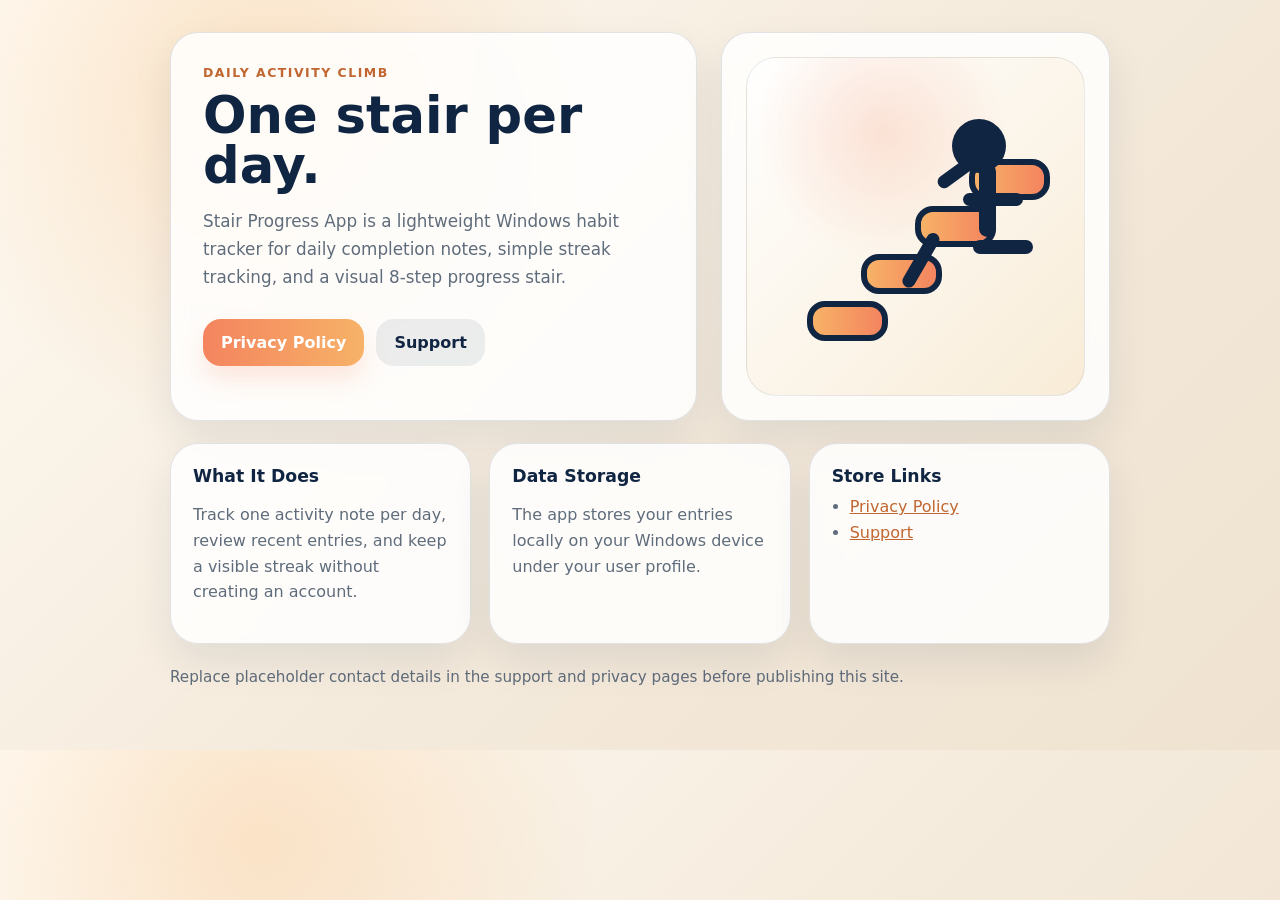
<file: site/index.html>
<!doctype html>
<html lang="en">
<head>
  <meta charset="utf-8">
  <meta name="viewport" content="width=device-width, initial-scale=1">
  <title>Stair Progress App</title>
  <style>
    :root {
      --ink: #102542;
      --muted: #5f6c7b;
      --accent: #c16630;
      --warm: #f4845f;
      --gold: #f7b267;
      --bg: #fffaf2;
      --panel: rgba(255, 255, 255, 0.84);
      --border: rgba(16, 37, 66, 0.12);
    }

    * {
      box-sizing: border-box;
    }

    body {
      margin: 0;
      font-family: "Segoe UI", system-ui, sans-serif;
      color: var(--ink);
      background:
        radial-gradient(circle at 20% 12%, rgba(247, 178, 103, 0.28), transparent 28%),
        linear-gradient(135deg, #fffaf2, #f4eadb 55%, #efe2d0);
    }

    .wrap {
      max-width: 980px;
      margin: 0 auto;
      padding: 32px 20px 64px;
    }

    .hero {
      display: grid;
      grid-template-columns: 1.15fr 0.85fr;
      gap: 24px;
      align-items: stretch;
    }

    .panel {
      background: var(--panel);
      border: 1px solid var(--border);
      border-radius: 28px;
      box-shadow: 0 18px 42px rgba(16, 37, 66, 0.09);
      backdrop-filter: blur(8px);
    }

    .hero-copy {
      padding: 32px;
    }

    .eyebrow {
      margin: 0 0 10px;
      color: var(--accent);
      font-size: 0.78rem;
      font-weight: 800;
      letter-spacing: 0.12em;
      text-transform: uppercase;
    }

    h1 {
      margin: 0;
      font-size: clamp(2.3rem, 4vw, 4.2rem);
      line-height: 0.98;
    }

    .lead {
      margin: 18px 0 0;
      font-size: 1.05rem;
      line-height: 1.65;
      color: var(--muted);
      max-width: 60ch;
    }

    .actions {
      display: flex;
      flex-wrap: wrap;
      gap: 12px;
      margin-top: 28px;
    }

    .button {
      display: inline-block;
      padding: 14px 18px;
      border-radius: 18px;
      text-decoration: none;
      font-weight: 800;
      color: white;
      background: linear-gradient(90deg, var(--warm), var(--gold));
      box-shadow: 0 14px 24px rgba(244, 132, 95, 0.18);
    }

    .button.secondary {
      color: var(--ink);
      background: rgba(16, 37, 66, 0.08);
      box-shadow: none;
    }

    .hero-art {
      min-height: 340px;
      padding: 24px;
      display: flex;
      align-items: center;
      justify-content: center;
    }

    .art-frame {
      width: 100%;
      max-width: 360px;
      aspect-ratio: 1;
      border-radius: 30px;
      background:
        radial-gradient(circle at 40% 22%, rgba(244, 132, 95, 0.20), transparent 38%),
        linear-gradient(135deg, rgba(255,255,255,0.94), rgba(248, 235, 213, 0.94));
      border: 1px solid rgba(16, 37, 66, 0.09);
      position: relative;
      overflow: hidden;
    }

    .step {
      position: absolute;
      border-radius: 18px;
      background: linear-gradient(90deg, #f7b267, #f4845f);
      border: 6px solid #102542;
    }

    .step.s1 { left: 18%; bottom: 16%; width: 24%; height: 12%; }
    .step.s2 { left: 34%; bottom: 30%; width: 24%; height: 12%; }
    .step.s3 { left: 50%; bottom: 44%; width: 24%; height: 12%; }
    .step.s4 { left: 66%; bottom: 58%; width: 24%; height: 12%; }

    .head {
      position: absolute;
      right: 23%;
      top: 18%;
      width: 16%;
      aspect-ratio: 1;
      border-radius: 50%;
      background: #102542;
    }

    .limb {
      position: absolute;
      background: #102542;
      border-radius: 999px;
      transform-origin: left center;
    }

    .body { right: 26%; top: 31%; width: 5%; height: 22%; }
    .arm1 { right: 25%; top: 36%; width: 18%; height: 4%; transform: rotate(-36deg); }
    .arm2 { right: 18%; top: 40%; width: 18%; height: 4%; transform: rotate(0deg); }
    .leg1 { right: 26%; top: 50%; width: 18%; height: 4%; transform: rotate(120deg); }
    .leg2 { right: 15%; top: 54%; width: 18%; height: 4%; transform: rotate(0deg); }

    .grid {
      display: grid;
      grid-template-columns: repeat(3, 1fr);
      gap: 18px;
      margin-top: 22px;
    }

    .card {
      padding: 22px;
    }

    .card h2 {
      margin: 0 0 8px;
      font-size: 1.08rem;
    }

    .card p, .card li {
      color: var(--muted);
      line-height: 1.6;
    }

    .card ul {
      margin: 0;
      padding-left: 18px;
    }

    footer {
      margin-top: 24px;
      color: var(--muted);
      font-size: 0.95rem;
    }

    a {
      color: var(--accent);
    }

    @media (max-width: 800px) {
      .hero,
      .grid {
        grid-template-columns: 1fr;
      }

      .hero-art {
        min-height: 280px;
      }
    }
  </style>
</head>
<body>
  <main class="wrap">
    <section class="hero">
      <div class="panel hero-copy">
        <p class="eyebrow">Daily Activity Climb</p>
        <h1>One stair per day.</h1>
        <p class="lead">Stair Progress App is a lightweight Windows habit tracker for daily completion notes, simple streak tracking, and a visual 8-step progress stair.</p>
        <div class="actions">
          <a class="button" href="./privacy-policy.html">Privacy Policy</a>
          <a class="button secondary" href="./support.html">Support</a>
        </div>
      </div>
      <div class="panel hero-art">
        <div class="art-frame" aria-hidden="true">
          <div class="step s1"></div>
          <div class="step s2"></div>
          <div class="step s3"></div>
          <div class="step s4"></div>
          <div class="head"></div>
          <div class="limb body"></div>
          <div class="limb arm1"></div>
          <div class="limb arm2"></div>
          <div class="limb leg1"></div>
          <div class="limb leg2"></div>
        </div>
      </div>
    </section>

    <section class="grid">
      <article class="panel card">
        <h2>What It Does</h2>
        <p>Track one activity note per day, review recent entries, and keep a visible streak without creating an account.</p>
      </article>
      <article class="panel card">
        <h2>Data Storage</h2>
        <p>The app stores your entries locally on your Windows device under your user profile.</p>
      </article>
      <article class="panel card">
        <h2>Store Links</h2>
        <ul>
          <li><a href="./privacy-policy.html">Privacy Policy</a></li>
          <li><a href="./support.html">Support</a></li>
        </ul>
      </article>
    </section>

    <footer>
      Replace placeholder contact details in the support and privacy pages before publishing this site.
    </footer>
  </main>
</body>
</html>
</file>
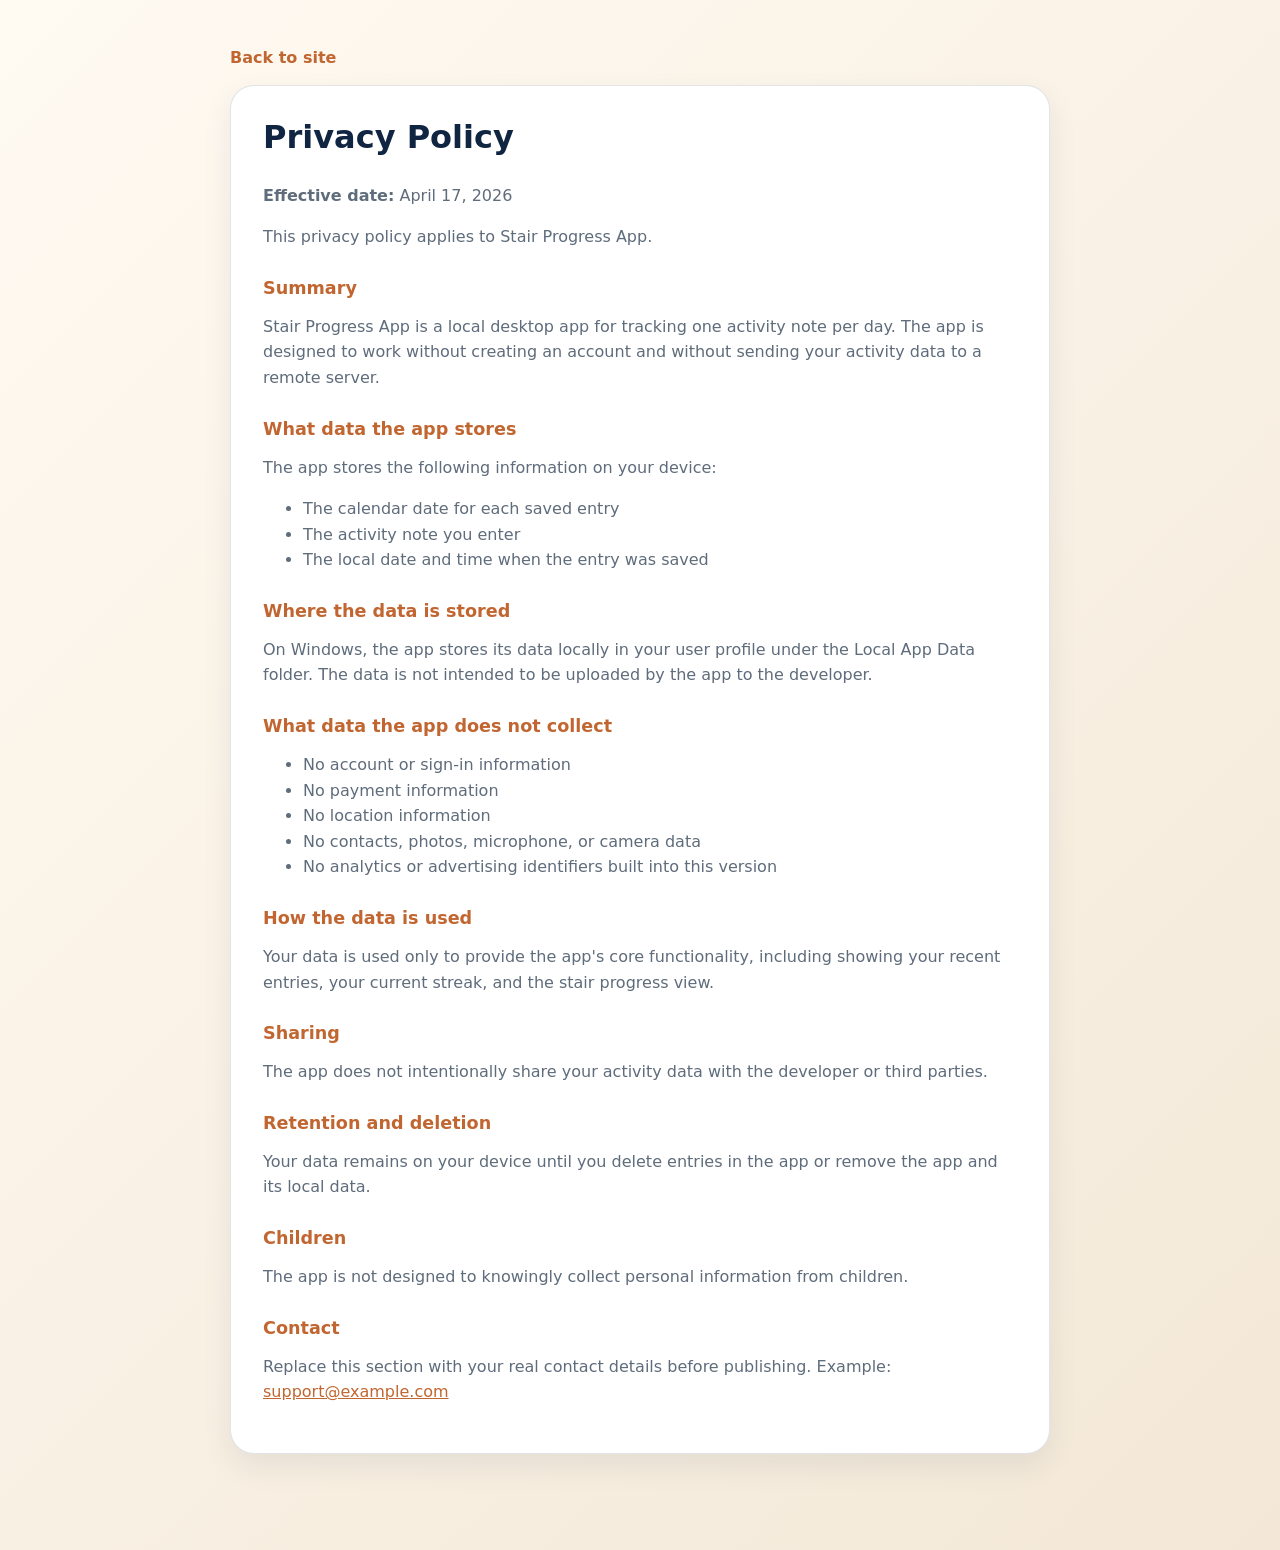
<file: site/privacy-policy.html>
<!doctype html>
<html lang="en">
<head>
  <meta charset="utf-8">
  <meta name="viewport" content="width=device-width, initial-scale=1">
  <title>Stair Progress App Privacy Policy</title>
  <style>
    :root {
      --ink: #102542;
      --muted: #5f6c7b;
      --accent: #c16630;
      --bg: #fffaf2;
      --panel: #ffffff;
      --border: rgba(16, 37, 66, 0.12);
    }

    * {
      box-sizing: border-box;
    }

    body {
      margin: 0;
      font-family: "Segoe UI", system-ui, sans-serif;
      background: linear-gradient(135deg, #fffaf2, #f3e8d7);
      color: var(--ink);
    }

    main {
      max-width: 860px;
      margin: 48px auto;
      padding: 0 20px 48px;
    }

    article {
      background: var(--panel);
      border: 1px solid var(--border);
      border-radius: 24px;
      padding: 32px;
      box-shadow: 0 12px 30px rgba(16, 37, 66, 0.08);
    }

    h1, h2 {
      margin-top: 0;
    }

    h1 {
      font-size: 2rem;
    }

    h2 {
      margin-top: 28px;
      font-size: 1.1rem;
      color: var(--accent);
    }

    p, li {
      line-height: 1.6;
      color: var(--muted);
    }

    a {
      color: var(--accent);
    }

    .back {
      display: inline-block;
      margin-bottom: 18px;
      color: var(--accent);
      text-decoration: none;
      font-weight: 700;
    }
  </style>
</head>
<body>
  <main>
    <a class="back" href="./index.html">Back to site</a>
    <article>
      <h1>Privacy Policy</h1>
      <p><strong>Effective date:</strong> April 17, 2026</p>
      <p>This privacy policy applies to Stair Progress App.</p>

      <h2>Summary</h2>
      <p>Stair Progress App is a local desktop app for tracking one activity note per day. The app is designed to work without creating an account and without sending your activity data to a remote server.</p>

      <h2>What data the app stores</h2>
      <p>The app stores the following information on your device:</p>
      <ul>
        <li>The calendar date for each saved entry</li>
        <li>The activity note you enter</li>
        <li>The local date and time when the entry was saved</li>
      </ul>

      <h2>Where the data is stored</h2>
      <p>On Windows, the app stores its data locally in your user profile under the Local App Data folder. The data is not intended to be uploaded by the app to the developer.</p>

      <h2>What data the app does not collect</h2>
      <ul>
        <li>No account or sign-in information</li>
        <li>No payment information</li>
        <li>No location information</li>
        <li>No contacts, photos, microphone, or camera data</li>
        <li>No analytics or advertising identifiers built into this version</li>
      </ul>

      <h2>How the data is used</h2>
      <p>Your data is used only to provide the app's core functionality, including showing your recent entries, your current streak, and the stair progress view.</p>

      <h2>Sharing</h2>
      <p>The app does not intentionally share your activity data with the developer or third parties.</p>

      <h2>Retention and deletion</h2>
      <p>Your data remains on your device until you delete entries in the app or remove the app and its local data.</p>

      <h2>Children</h2>
      <p>The app is not designed to knowingly collect personal information from children.</p>

      <h2>Contact</h2>
      <p>Replace this section with your real contact details before publishing. Example: <a href="mailto:support@example.com">support@example.com</a></p>
    </article>
  </main>
</body>
</html>
</file>
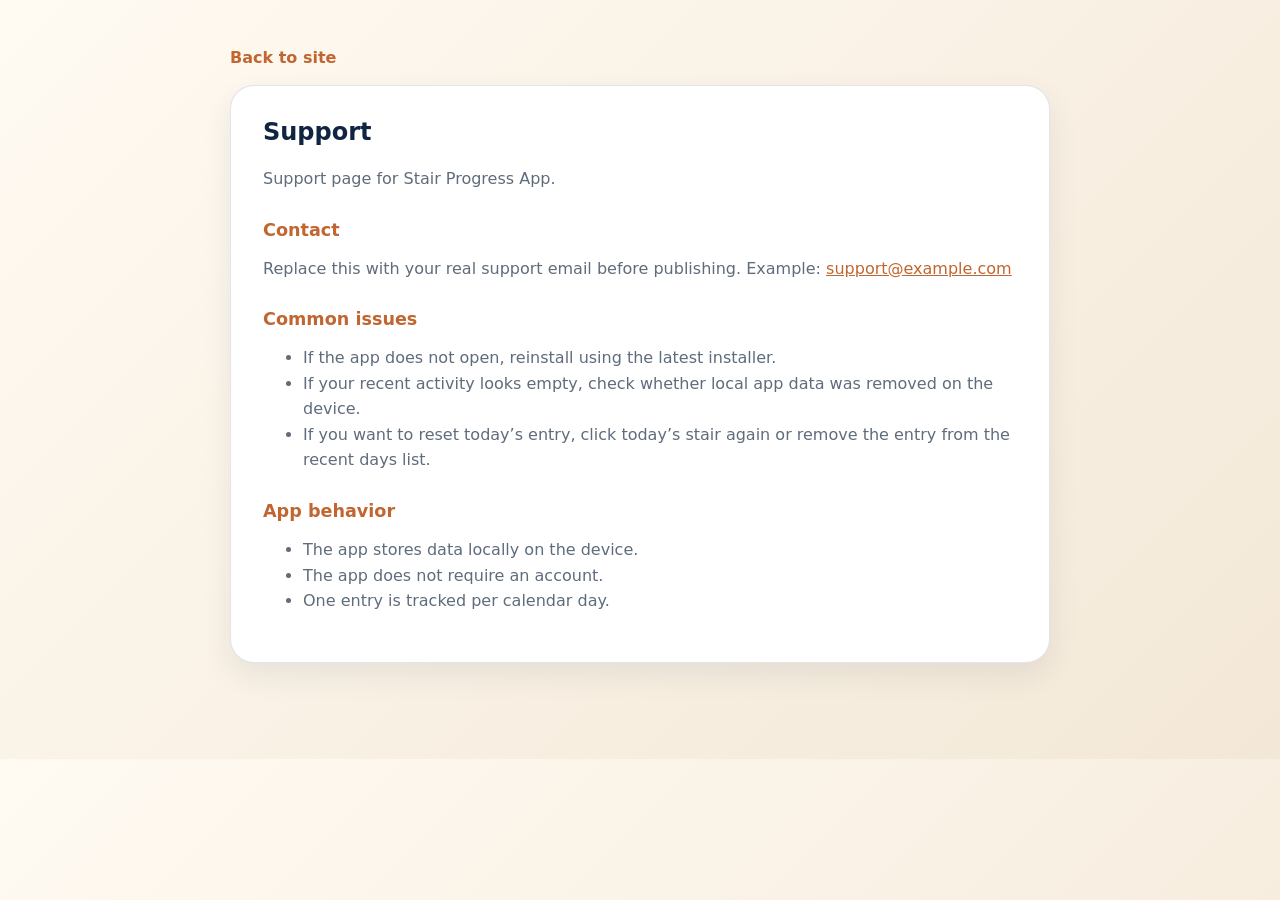
<file: site/support.html>
<!doctype html>
<html lang="en">
<head>
  <meta charset="utf-8">
  <meta name="viewport" content="width=device-width, initial-scale=1">
  <title>Stair Progress App Support</title>
  <style>
    :root {
      --ink: #102542;
      --muted: #5f6c7b;
      --accent: #c16630;
      --bg: #fffaf2;
      --panel: #ffffff;
      --border: rgba(16, 37, 66, 0.12);
    }

    * {
      box-sizing: border-box;
    }

    body {
      margin: 0;
      font-family: "Segoe UI", system-ui, sans-serif;
      background: linear-gradient(135deg, #fffaf2, #f3e8d7);
      color: var(--ink);
    }

    main {
      max-width: 860px;
      margin: 48px auto;
      padding: 0 20px 48px;
    }

    article {
      background: var(--panel);
      border: 1px solid var(--border);
      border-radius: 24px;
      padding: 32px;
      box-shadow: 0 12px 30px rgba(16, 37, 66, 0.08);
    }

    h1, h2 {
      margin-top: 0;
    }

    h2 {
      margin-top: 28px;
      color: var(--accent);
      font-size: 1.1rem;
    }

    p, li {
      line-height: 1.6;
      color: var(--muted);
    }

    a {
      color: var(--accent);
    }

    .back {
      display: inline-block;
      margin-bottom: 18px;
      color: var(--accent);
      text-decoration: none;
      font-weight: 700;
    }
  </style>
</head>
<body>
  <main>
    <a class="back" href="./index.html">Back to site</a>
    <article>
      <h1>Support</h1>
      <p>Support page for Stair Progress App.</p>

      <h2>Contact</h2>
      <p>Replace this with your real support email before publishing. Example: <a href="mailto:support@example.com">support@example.com</a></p>

      <h2>Common issues</h2>
      <ul>
        <li>If the app does not open, reinstall using the latest installer.</li>
        <li>If your recent activity looks empty, check whether local app data was removed on the device.</li>
        <li>If you want to reset today’s entry, click today’s stair again or remove the entry from the recent days list.</li>
      </ul>

      <h2>App behavior</h2>
      <ul>
        <li>The app stores data locally on the device.</li>
        <li>The app does not require an account.</li>
        <li>One entry is tracked per calendar day.</li>
      </ul>
    </article>
  </main>
</body>
</html>
</file>
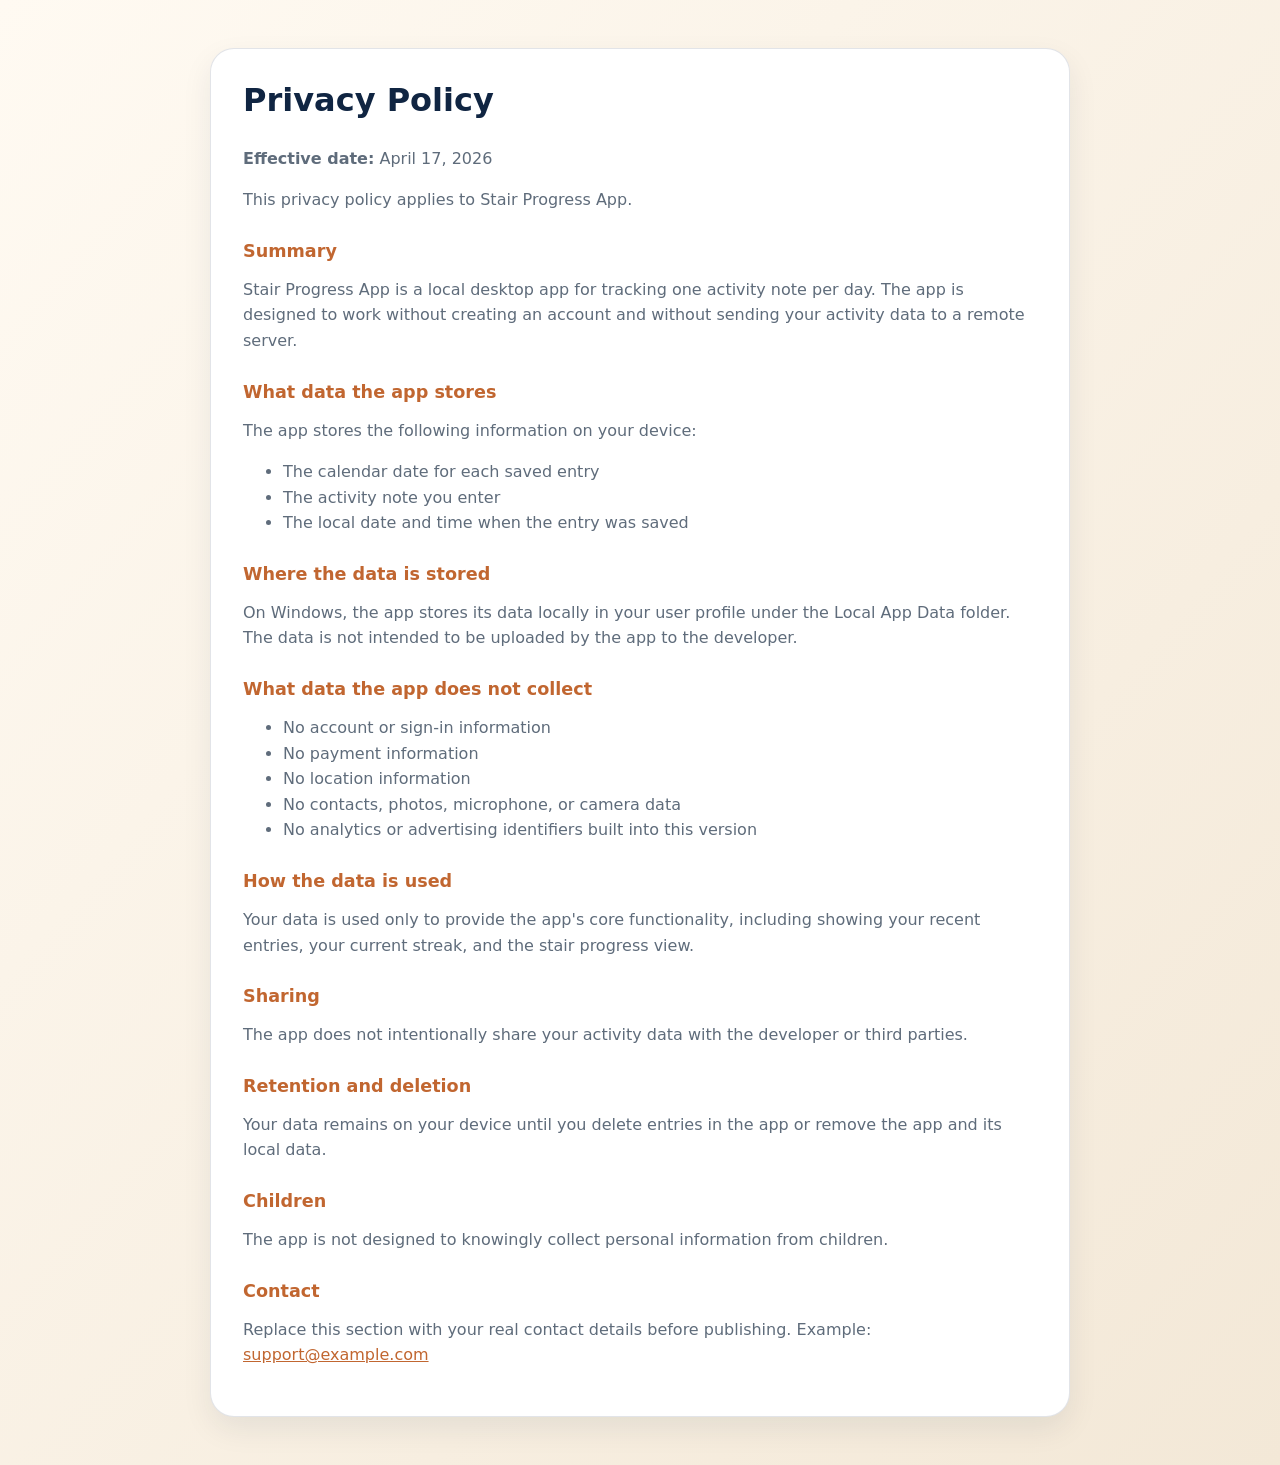
<file: docs/store/privacy-policy.html>
<!doctype html>
<html lang="en">
<head>
  <meta charset="utf-8">
  <meta name="viewport" content="width=device-width, initial-scale=1">
  <title>Stair Progress App Privacy Policy</title>
  <style>
    :root {
      color-scheme: light;
      --ink: #102542;
      --muted: #5f6c7b;
      --accent: #c16630;
      --bg: #fffaf2;
      --panel: #ffffff;
      --border: rgba(16, 37, 66, 0.12);
    }

    body {
      margin: 0;
      font-family: "Segoe UI", system-ui, sans-serif;
      background: linear-gradient(to bottom right, #fffaf2, #f3e8d7);
      color: var(--ink);
    }

    main {
      max-width: 860px;
      margin: 48px auto;
      padding: 0 20px;
    }

    article {
      background: var(--panel);
      border: 1px solid var(--border);
      border-radius: 24px;
      padding: 32px;
      box-shadow: 0 12px 30px rgba(16, 37, 66, 0.08);
    }

    h1, h2 {
      margin-top: 0;
    }

    h1 {
      font-size: 2rem;
    }

    h2 {
      margin-top: 28px;
      font-size: 1.1rem;
      color: var(--accent);
    }

    p, li {
      line-height: 1.6;
      color: var(--muted);
    }

    a {
      color: var(--accent);
    }
  </style>
</head>
<body>
  <main>
    <article>
      <h1>Privacy Policy</h1>
      <p><strong>Effective date:</strong> April 17, 2026</p>
      <p>This privacy policy applies to Stair Progress App.</p>

      <h2>Summary</h2>
      <p>Stair Progress App is a local desktop app for tracking one activity note per day. The app is designed to work without creating an account and without sending your activity data to a remote server.</p>

      <h2>What data the app stores</h2>
      <p>The app stores the following information on your device:</p>
      <ul>
        <li>The calendar date for each saved entry</li>
        <li>The activity note you enter</li>
        <li>The local date and time when the entry was saved</li>
      </ul>

      <h2>Where the data is stored</h2>
      <p>On Windows, the app stores its data locally in your user profile under the Local App Data folder. The data is not intended to be uploaded by the app to the developer.</p>

      <h2>What data the app does not collect</h2>
      <ul>
        <li>No account or sign-in information</li>
        <li>No payment information</li>
        <li>No location information</li>
        <li>No contacts, photos, microphone, or camera data</li>
        <li>No analytics or advertising identifiers built into this version</li>
      </ul>

      <h2>How the data is used</h2>
      <p>Your data is used only to provide the app's core functionality, including showing your recent entries, your current streak, and the stair progress view.</p>

      <h2>Sharing</h2>
      <p>The app does not intentionally share your activity data with the developer or third parties.</p>

      <h2>Retention and deletion</h2>
      <p>Your data remains on your device until you delete entries in the app or remove the app and its local data.</p>

      <h2>Children</h2>
      <p>The app is not designed to knowingly collect personal information from children.</p>

      <h2>Contact</h2>
      <p>Replace this section with your real contact details before publishing. Example: <a href="mailto:support@example.com">support@example.com</a></p>
    </article>
  </main>
</body>
</html>
</file>
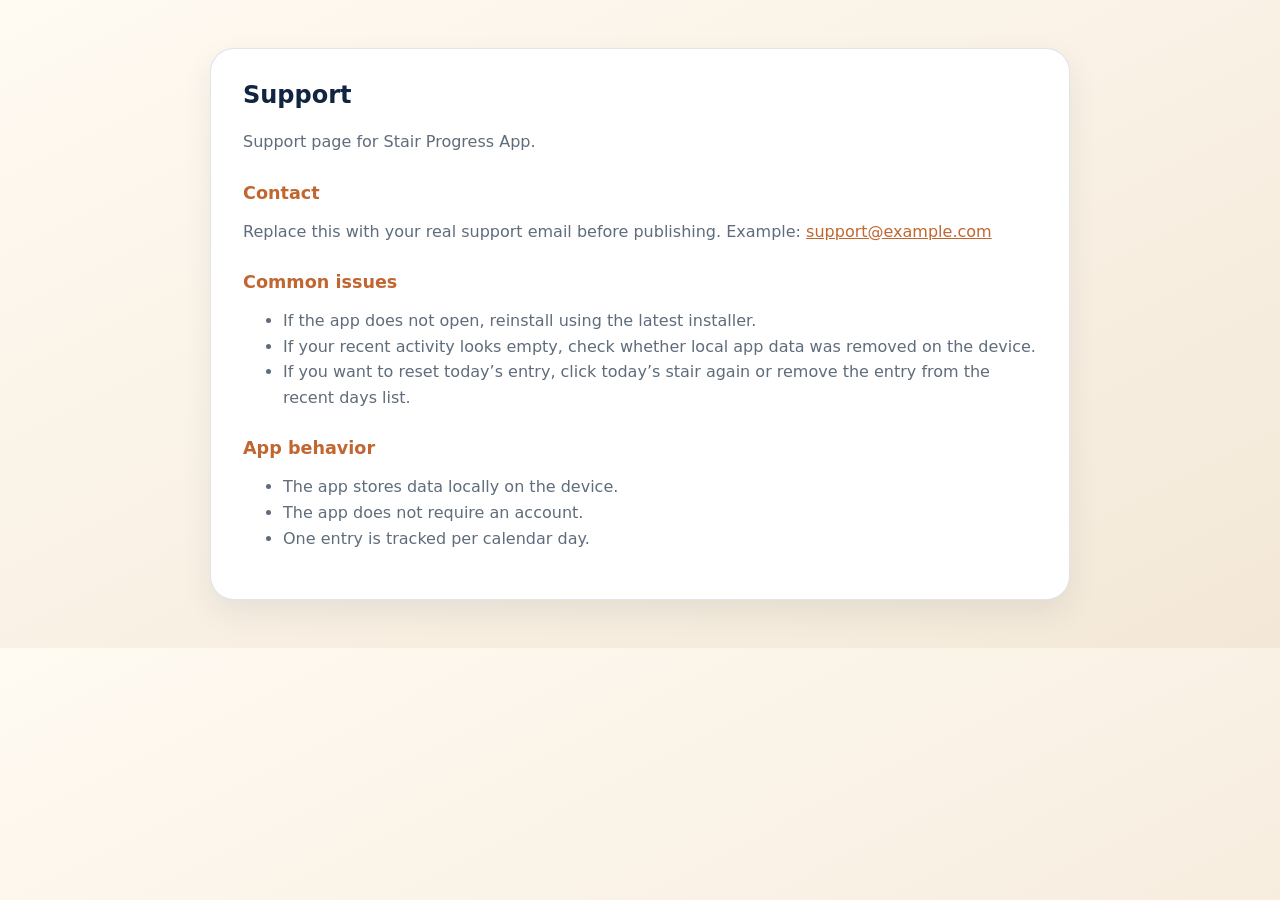
<file: docs/store/support.html>
<!doctype html>
<html lang="en">
<head>
  <meta charset="utf-8">
  <meta name="viewport" content="width=device-width, initial-scale=1">
  <title>Stair Progress App Support</title>
  <style>
    :root {
      --ink: #102542;
      --muted: #5f6c7b;
      --accent: #c16630;
      --bg: #fffaf2;
      --panel: #ffffff;
      --border: rgba(16, 37, 66, 0.12);
    }

    body {
      margin: 0;
      font-family: "Segoe UI", system-ui, sans-serif;
      background: linear-gradient(to bottom right, #fffaf2, #f3e8d7);
      color: var(--ink);
    }

    main {
      max-width: 860px;
      margin: 48px auto;
      padding: 0 20px;
    }

    article {
      background: var(--panel);
      border: 1px solid var(--border);
      border-radius: 24px;
      padding: 32px;
      box-shadow: 0 12px 30px rgba(16, 37, 66, 0.08);
    }

    h1, h2 {
      margin-top: 0;
    }

    h2 {
      margin-top: 28px;
      color: var(--accent);
      font-size: 1.1rem;
    }

    p, li {
      line-height: 1.6;
      color: var(--muted);
    }

    a {
      color: var(--accent);
    }
  </style>
</head>
<body>
  <main>
    <article>
      <h1>Support</h1>
      <p>Support page for Stair Progress App.</p>

      <h2>Contact</h2>
      <p>Replace this with your real support email before publishing. Example: <a href="mailto:support@example.com">support@example.com</a></p>

      <h2>Common issues</h2>
      <ul>
        <li>If the app does not open, reinstall using the latest installer.</li>
        <li>If your recent activity looks empty, check whether local app data was removed on the device.</li>
        <li>If you want to reset today’s entry, click today’s stair again or remove the entry from the recent days list.</li>
      </ul>

      <h2>App behavior</h2>
      <ul>
        <li>The app stores data locally on the device.</li>
        <li>The app does not require an account.</li>
        <li>One entry is tracked per calendar day.</li>
      </ul>
    </article>
  </main>
</body>
</html>
</file>
